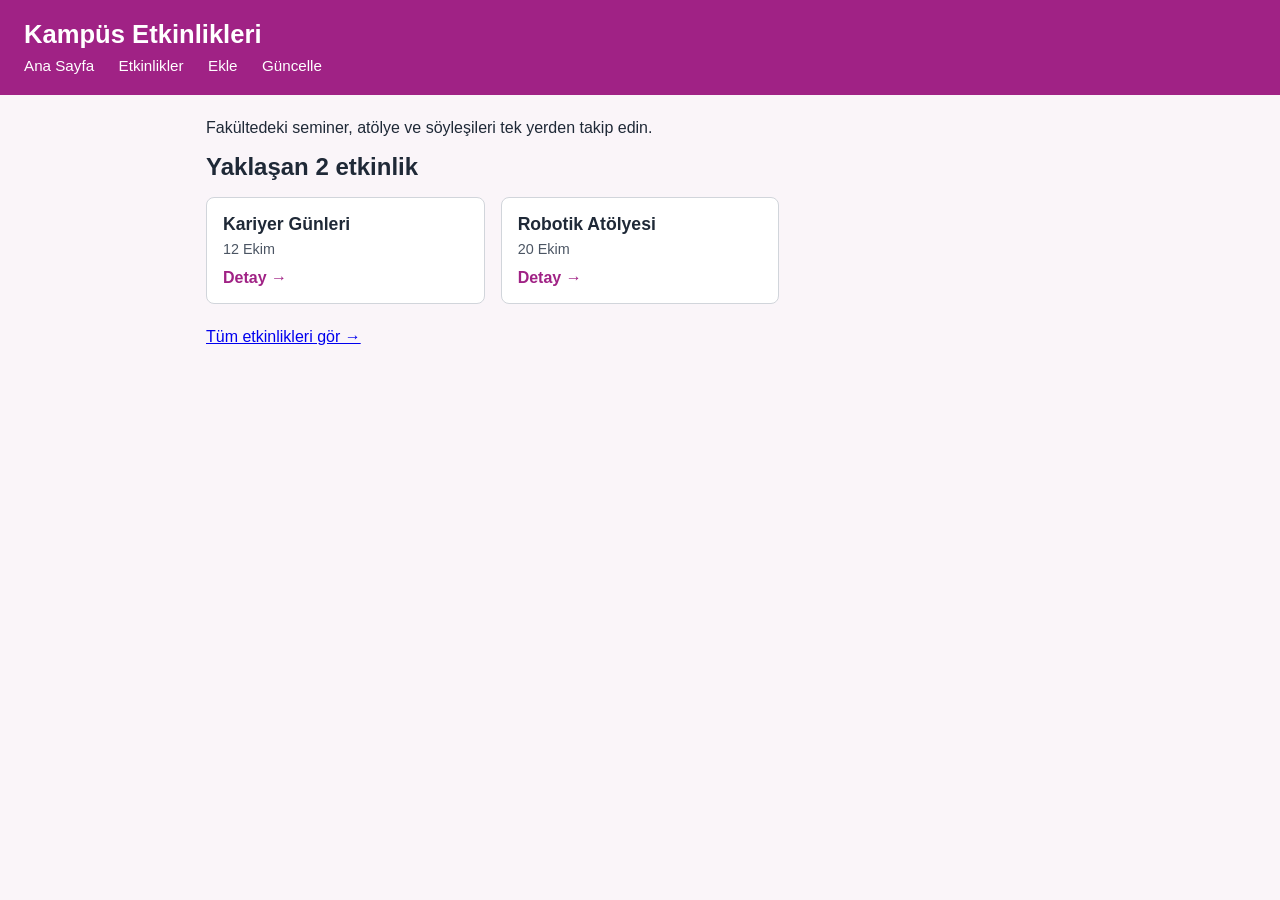
<file: index.html>
<!DOCTYPE html>
<html lang="tr">
<head>
  <meta charset="UTF-8">
  <meta name="viewport" content="width=device-width, initial-scale=1.0">
  <title>Kampüs Etkinlikleri - Ana Sayfa</title>
  <link rel="stylesheet" href="2416501033.css">
</head>
<body>

  <header>
    <h1>Kampüs Etkinlikleri</h1>
    <nav>
      <a href="index.html">Ana Sayfa</a>
      <a href="etkinlikler.html">Etkinlikler</a>
      <a href="etkinlik-ekle.html">Ekle</a>
      <a href="etkinlik-guncelle.html">Güncelle</a>
    </nav>
  </header>

  <main>
    <p>Fakültedeki seminer, atölye ve söyleşileri tek yerden takip edin.</p>
    
    <h2>Yaklaşan 2 etkinlik</h2>

    <section class="etkinlikler iki-kart">
      <article class="kart">
        <h3>Kariyer Günleri</h3>
        <p>12 Ekim</p>
        <a href="etkinlik-detay.html">Detay &rarr;</a>
      </article>

      <article class="kart">
        <h3>Robotik Atölyesi</h3>
        <p>20 Ekim</p>
        <a href="etkinlik-detay.html">Detay &rarr;</a>
      </article>
    </section>

    <p style="margin-top: 1.5rem;">
      <a class="link-vurgu" href="etkinlikler.html">Tüm etkinlikleri gör &rarr;</a>
    </p>
  </main>

</body>
</html>
</file>
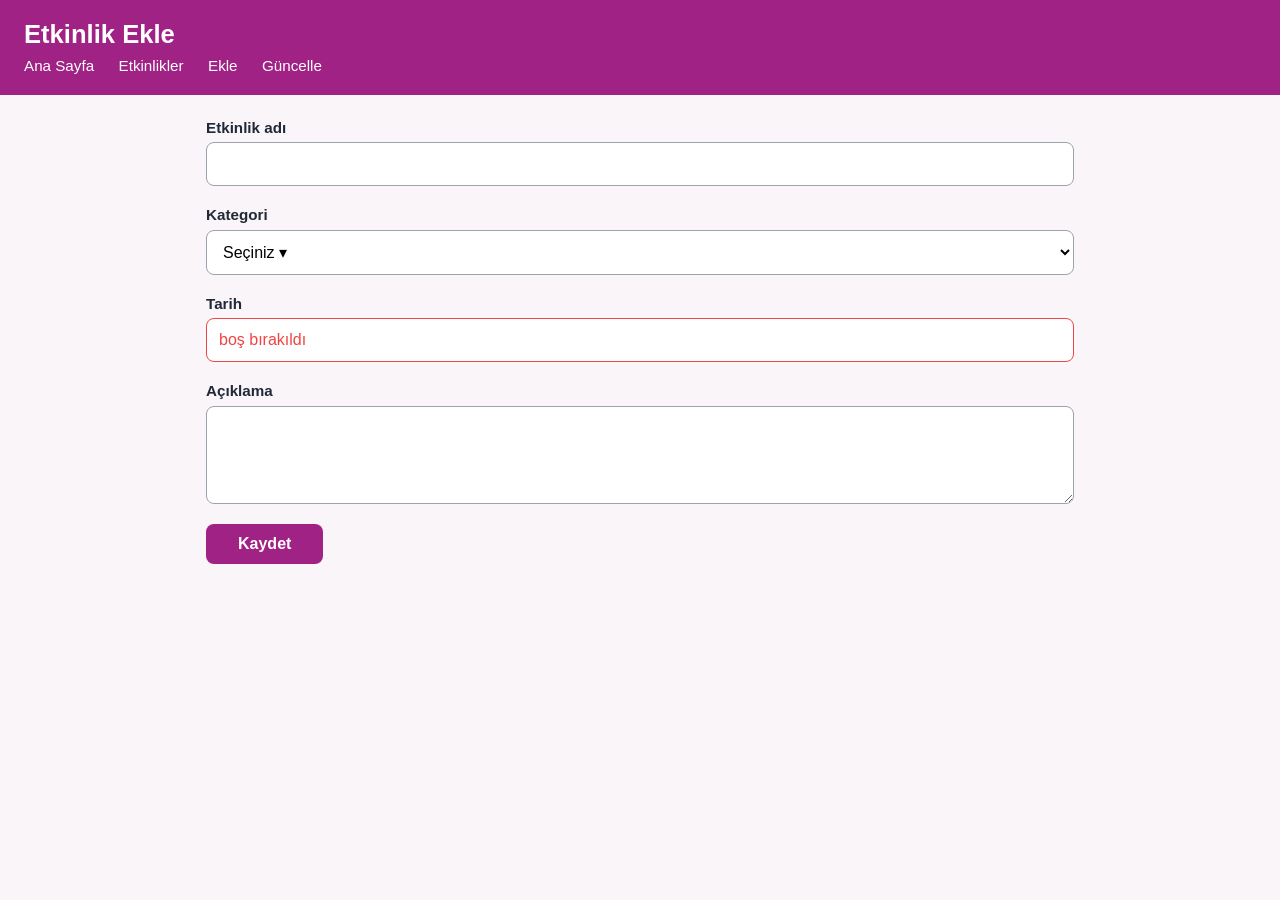
<file: etkinlik-ekle.html>
<!DOCTYPE html>
<html lang="tr">
<head>
    <meta charset="UTF-8">
    <meta name="viewport" content="width=device-width, initial-scale=1.0">
    <title>Etkinlik Ekle</title>
    <link rel="stylesheet" href="2416501033.css">
</head>
<body>
<header>
    <h1>Etkinlik Ekle</h1>
    <nav>
        <a href="index.html">Ana Sayfa</a>
          <a href="etkinlikler.html">Etkinlikler</a>
          <a href="etkinlik-ekle.html">Ekle</a>
          <a href="etkinlik-guncelle.html">Güncelle</a>

    </nav>
</header>
    <main>
    <form class="etkinlik-form">
      <div class="form-grup">
        <label for="ad">Etkinlik adı</label>
        <input type="text" id="ad" name="ad">
      </div>

      <div class="form-grup">
        <label for="kategori">Kategori</label>
        <select id="kategori" name="kategori">
          <option value="" selected>Seçiniz ▾</option>
          <option value="seminer">Seminer</option>
          <option value="atolye">Atölye</option>
          <option value="soylesi">Söyleşi</option>
        </select>
      </div>

      <div class="form-grup">
        <label for="tarih">Tarih</label>
        <input type="text" id="tarih" name="tarih" class="hata" value="boş bırakıldı">
      </div>

      <div class="form-grup">
        <label for="aciklama">Açıklama</label>
        <textarea id="aciklama" name="aciklama" rows="4"></textarea>
      </div>

      <button type="submit" class="btn-primary">Kaydet</button>
    </form>
  </main>
</body>
</html>
</file>
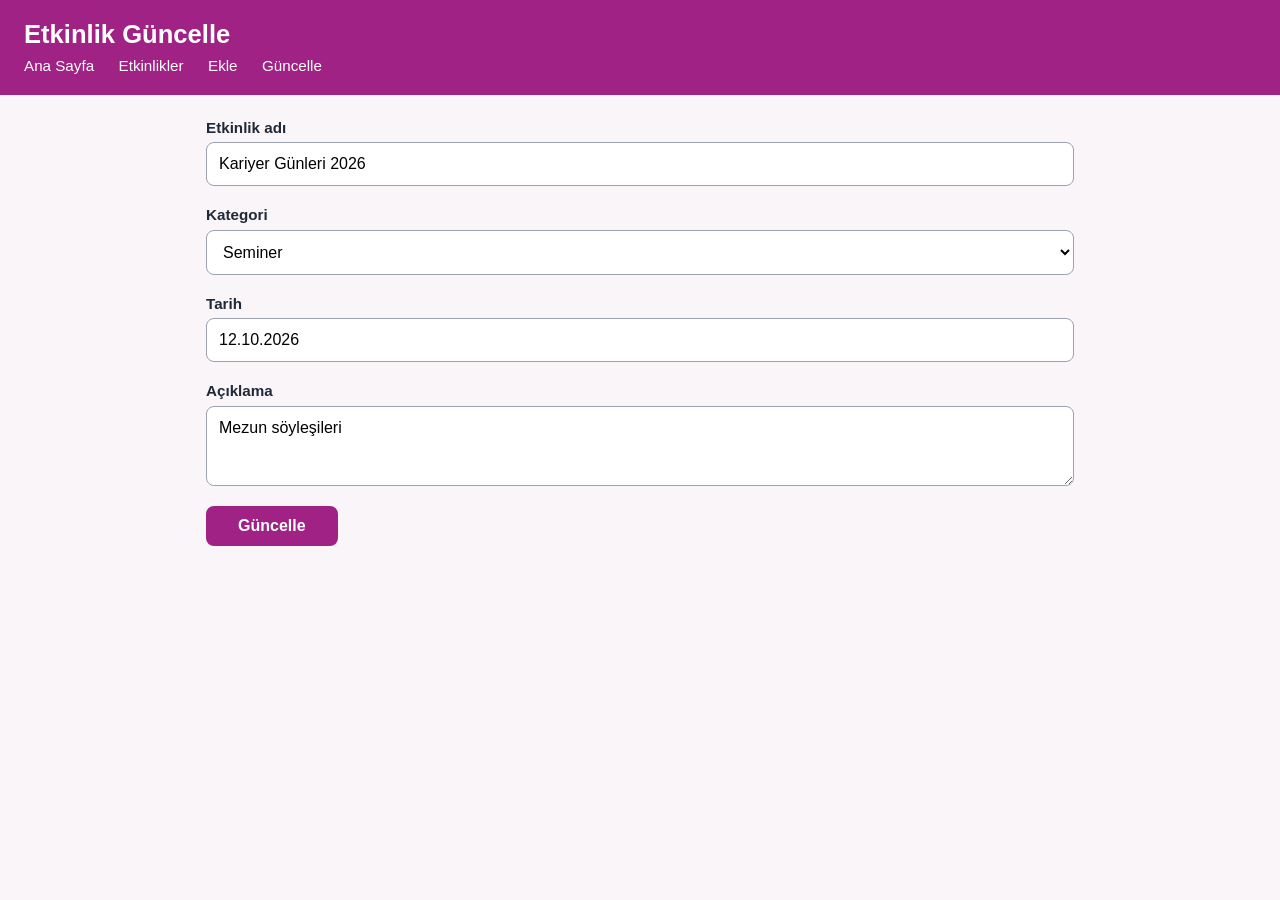
<file: etkinlik-guncelle.html>
<!DOCTYPE html>
<html lang="tr">
<head>
  <meta charset="UTF-8">
  <meta name="viewport" content="width=device-width, initial-scale=1.0">
  <title>Etkinlik Güncelle</title>
  <link rel="stylesheet" href="2416501033.css">
</head>
<body>

  <header>
    <h1>Etkinlik Güncelle</h1>
    <nav>
      <a href="index.html">Ana Sayfa</a>
      <a href="etkinlikler.html">Etkinlikler</a>
      <a href="etkinlik-ekle.html">Ekle</a>
      <a href="etkinlik-guncelle.html">Güncelle</a>
    </nav>
  </header>

  <main>
    <form class="etkinlik-form">
      <div class="form-grup">
        <label for="ad">Etkinlik adı</label>
        <input type="text" id="ad" name="ad" value="Kariyer Günleri 2026">
      </div>

      <div class="form-grup">
        <label for="kategori">Kategori</label>
        <select id="kategori" name="kategori">
          <option value="seminer" selected>Seminer</option>
          <option value="atolye">Atölye</option>
          <option value="soylesi">Söyleşi</option>
        </select>
      </div>

      <div class="form-grup">
        <label for="tarih">Tarih</label>
        <input type="text" id="tarih" name="tarih" value="12.10.2026">
      </div>

      <div class="form-grup">
        <label for="aciklama">Açıklama</label>
        <textarea id="aciklama" name="aciklama" rows="3">Mezun söyleşileri</textarea>
      </div>

      <button type="submit" class="btn-primary">Güncelle</button>
    </form>
  </main>


</body>
</html>
</file>
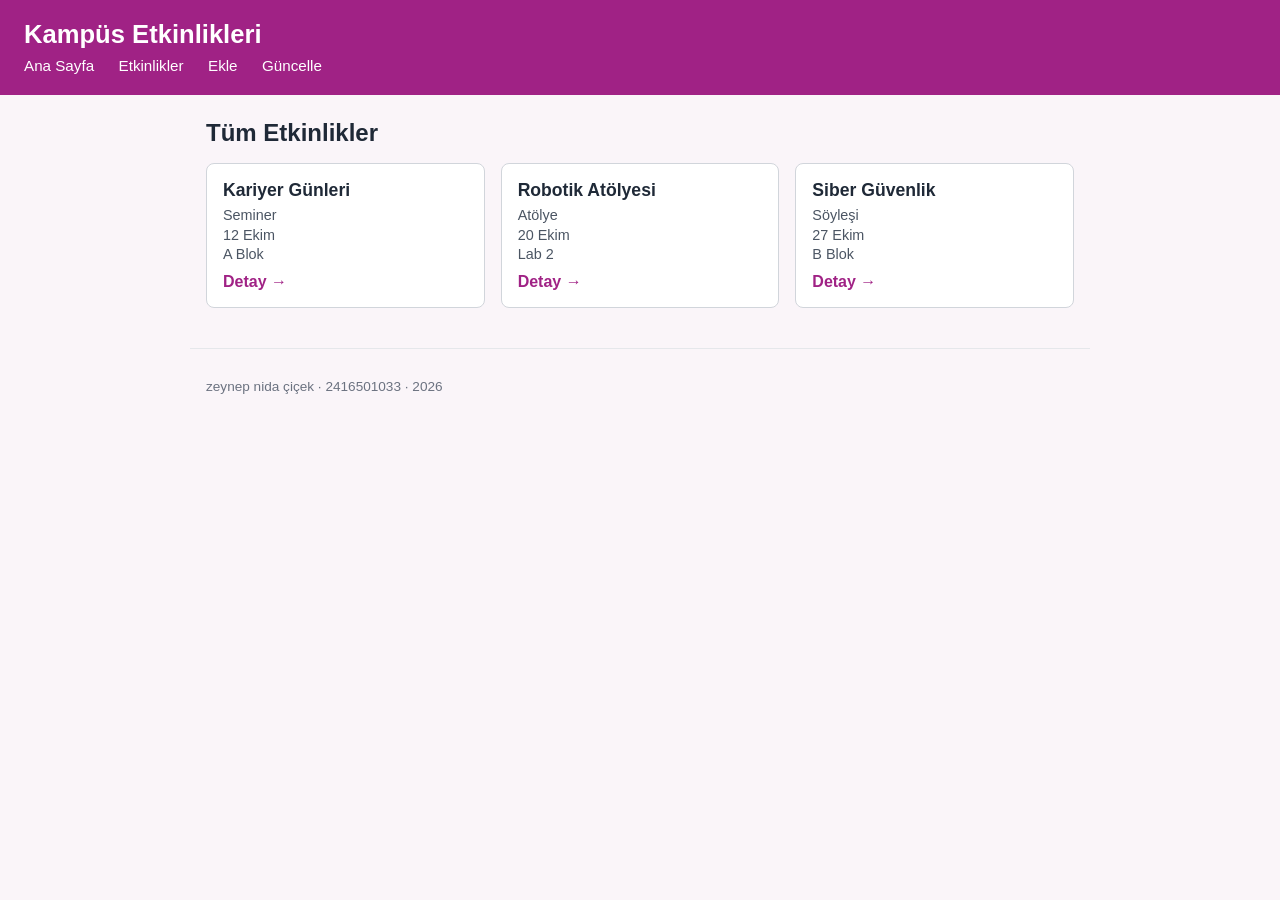
<file: etkinlikler.html>
<!DOCTYPE html>
<html lang="tr">
<head>
  <meta charset="UTF-8">
  <meta name="viewport" content="width=device-width, initial-scale=1.0">
  <title>Tüm Etkinlikler</title>
  <link rel="stylesheet" href="2416501033.css">
</head>
<body>

  <header>
    <h1>Kampüs Etkinlikleri</h1>
    <nav>
      <a href="index.html">Ana Sayfa</a>
      <a href="etkinlikler.html">Etkinlikler</a>
      <a href="etkinlik-ekle.html">Ekle</a>
      <a href="etkinlik-guncelle.html">Güncelle</a>
    </nav>
  </header>

  <main>
    <h2>Tüm Etkinlikler</h2>

    <section class="etkinlikler">
      <article class="kart">
        <h3>Kariyer Günleri</h3>
        <p>Seminer</p>
        <p>12 Ekim</p>
        <p>A Blok</p>
        <a href="etkinlik-detay.html">Detay &rarr;</a>
      </article>

      <article class="kart">
        <h3>Robotik Atölyesi</h3>
        <p>Atölye</p>
        <p>20 Ekim</p>
        <p>Lab 2</p>
        <a href="etkinlik-detay.html">Detay &rarr;</a>
      </article>

      <article class="kart">
        <h3>Siber Güvenlik</h3>
        <p>Söyleşi</p>
        <p>27 Ekim</p>
        <p>B Blok</p>
        <a href="etkinlik-detay.html">Detay &rarr;</a>
      </article>
    </section>
  </main>

  <footer>
    <p>zeynep nida çiçek · 2416501033 · 2026</p>
  </footer>

</body>
</html>
</file>
<file: 2416501033.css>
/* Zeynep Nida Çiçek-2416501033 */
:root {
  --no: 2416501033;
  --ton: mod(var(--no), 360);
  --renk-ana: hsl(var(--ton) 65% 38%);
  --renk-zemin: hsl(var(--ton) 30% 97%);
  --font: "Trebuchet MS", sans-serif;
  --bosluk-m: 1rem;  --kose: 8px;
}
body { font-family: var(--font); }

body {
  font-family: var(--font);
  background-color: var(--renk-zemin);
  margin: 0;
  padding: 0;
  color: #1f2937;
}
header {
  background-color: var(--renk-ana);
  color: #ffffff;
  padding: 1.25rem 1.5rem;
}
* {
  box-sizing: border-box;
}

header h1 {
  margin: 0 0 0.5rem 0;
  font-size: 1.6rem;
  color: #ffffff;
}

header nav a {
  color: #ffffff;
  text-decoration: none;
  margin-right: 1.25rem;
  font-size: 0.95rem;
}

header nav a:hover {
  text-decoration: underline;
}
main {
  max-width: 900px;
  margin: 1.5rem auto;
  padding: 0 1rem;
}

main h2 {
  margin-top: 0;
  margin-bottom: 1rem;
}
.etkinlikler {
  display: grid;
  gap: var(--bosluk-m);
  grid-template-columns: 1fr;
}

@media (min-width: 650px) {
  .etkinlikler {
    grid-template-columns: repeat(3, 1fr);
  }
}

.kart {
  background: #ffffff;
  border: 1px solid #d1d5db;
  border-radius: var(--kose);
  padding: var(--bosluk-m);
}

.kart h3 {
  margin-top: 0;
  margin-bottom: 0.4rem;
  font-size: 1.1rem;
}

.kart p {
  color: #4b5563;
  margin: 0.2rem 0;
  font-size: 0.9rem;
}

.kart a {
  display: inline-block;
  margin-top: 0.5rem;
  color: var(--renk-ana);
  text-decoration: none;
  font-weight: bold;
}


footer {
  max-width: 900px;
  margin: 2.5rem auto 1.5rem auto;
  padding: 1rem 1rem 0 1rem;
  border-top: 1px solid #e5e7eb;
  font-size: 0.85rem;
  color: #6b7280;
}
etkinlik-form {
  width: 100%;
  max-width: 500px;
  margin-top: 1rem;
}

.form-grup {
  display: flex;
  flex-direction: column; 
  margin-bottom: 1.25rem;
  width: 100%;
}

.form-grup label {
  font-size: 0.95rem;
  margin-bottom: 0.4rem;
  font-weight: 600;
  color: #1f2937;
}

.form-grup input,
.form-grup select,
.form-grup textarea {
  width: 100%;
  box-sizing: border-box;
  padding: 0.75rem;
  border: 1px solid #9ca3af;
  border-radius: var(--kose);
  font-family: inherit;
  font-size: 1rem;
  background-color: #ffffff;
}


.form-grup input.hata {
  border: 1px solid #ef4444;
  color: #ef4444;
}

.btn-primary {
  display: block;
  width: 100%; 
  background-color: var(--renk-ana);
  color: #ffffff;
  border: none;
  padding: 0.8rem;
  border-radius: var(--kose);
  cursor: pointer;
  font-weight: bold;
  font-size: 1rem;
  font-family: inherit;
  margin-top: 0.5rem;
}

@media (min-width: 650px) {
  .btn-primary {
    width: auto;
    padding: 0.7rem 2rem;
  }
}
</file>
